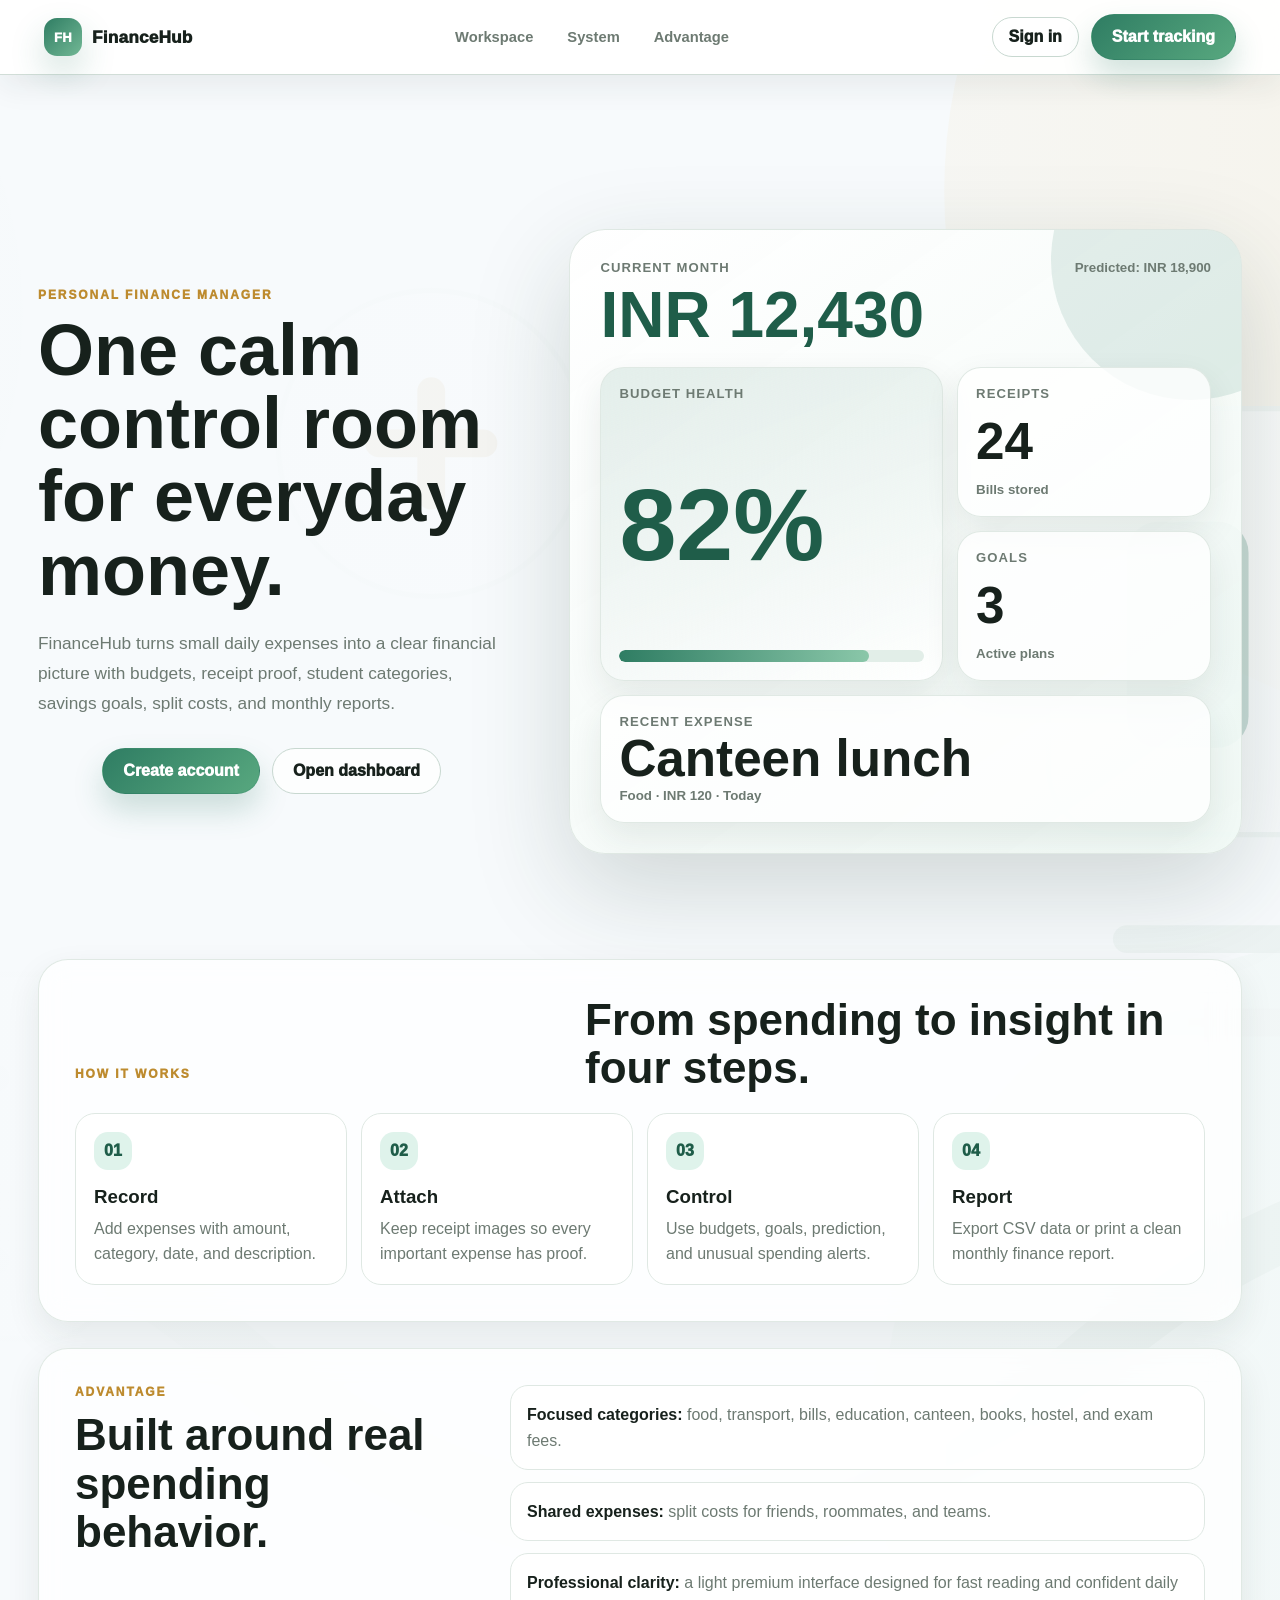
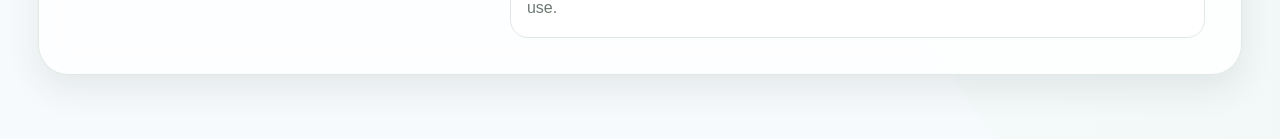
<file: frontend/index.html>
<!DOCTYPE html>
<html lang="en">
<head>
  <meta charset="UTF-8" />
  <meta name="viewport" content="width=device-width, initial-scale=1.0" />
  <title>FinanceHub</title>
  <link rel="stylesheet" href="assets/styles.css" />
</head>
<body data-page="home">
  <header class="home-nav">
    <a class="brand" href="index.html">
      <span class="brand-mark small">FH</span>
      <span>FinanceHub</span>
    </a>
    <nav class="home-links" aria-label="Home navigation">
      <a href="#workspace">Workspace</a>
      <a href="#system">System</a>
      <a href="#proof">Advantage</a>
    </nav>
    <div class="welcome-actions">
      <a class="btn btn-soft" href="login.html">Sign in</a>
      <a class="btn btn-primary" href="register.html">Start tracking</a>
    </div>
  </header>

  <main class="premium-home">
    <section class="studio-hero" id="workspace">
      <div class="hero-intro">
        <p class="eyebrow">Personal finance manager</p>
        <h1>One calm control room for everyday money.</h1>
        <p class="lead">FinanceHub turns small daily expenses into a clear financial picture with budgets, receipt proof, student categories, savings goals, split costs, and monthly reports.</p>
        <div class="welcome-actions">
          <a class="btn btn-primary" href="register.html">Create account</a>
          <a class="btn btn-outline" href="login.html">Open dashboard</a>
        </div>
      </div>

      <div class="money-board" aria-label="FinanceHub product preview">
        <div class="board-header">
          <div>
            <span>Current month</span>
            <strong>INR 12,430</strong>
          </div>
          <small>Predicted: INR 18,900</small>
        </div>

        <div class="money-map">
          <article class="map-card large">
            <span>Budget health</span>
            <strong>82%</strong>
            <div class="map-progress"><i style="width:82%"></i></div>
          </article>
          <article class="map-card">
            <span>Receipts</span>
            <strong>24</strong>
            <small>Bills stored</small>
          </article>
          <article class="map-card">
            <span>Goals</span>
            <strong>3</strong>
            <small>Active plans</small>
          </article>
          <article class="map-card wide">
            <span>Recent expense</span>
            <strong>Canteen lunch</strong>
            <small>Food · INR 120 · Today</small>
          </article>
        </div>
      </div>
    </section>

    <section class="finance-flow" id="system">
      <div class="section-heading">
        <p class="eyebrow">How it works</p>
        <h2>From spending to insight in four steps.</h2>
      </div>
      <div class="flow-grid">
        <article>
          <span>01</span>
          <h3>Record</h3>
          <p>Add expenses with amount, category, date, and description.</p>
        </article>
        <article>
          <span>02</span>
          <h3>Attach</h3>
          <p>Keep receipt images so every important expense has proof.</p>
        </article>
        <article>
          <span>03</span>
          <h3>Control</h3>
          <p>Use budgets, goals, prediction, and unusual spending alerts.</p>
        </article>
        <article>
          <span>04</span>
          <h3>Report</h3>
          <p>Export CSV data or print a clean monthly finance report.</p>
        </article>
      </div>
    </section>

    <section class="project-edge" id="proof">
      <div>
        <p class="eyebrow">Advantage</p>
        <h2>Built around real spending behavior.</h2>
      </div>
      <div class="edge-list">
        <p><strong>Focused categories:</strong> food, transport, bills, education, canteen, books, hostel, and exam fees.</p>
        <p><strong>Shared expenses:</strong> split costs for friends, roommates, and teams.</p>
        <p><strong>Professional clarity:</strong> a light premium interface designed for fast reading and confident daily use.</p>
      </div>
    </section>
  </main>
  <script src="assets/app.js"></script>
</body>
</html>
</file>
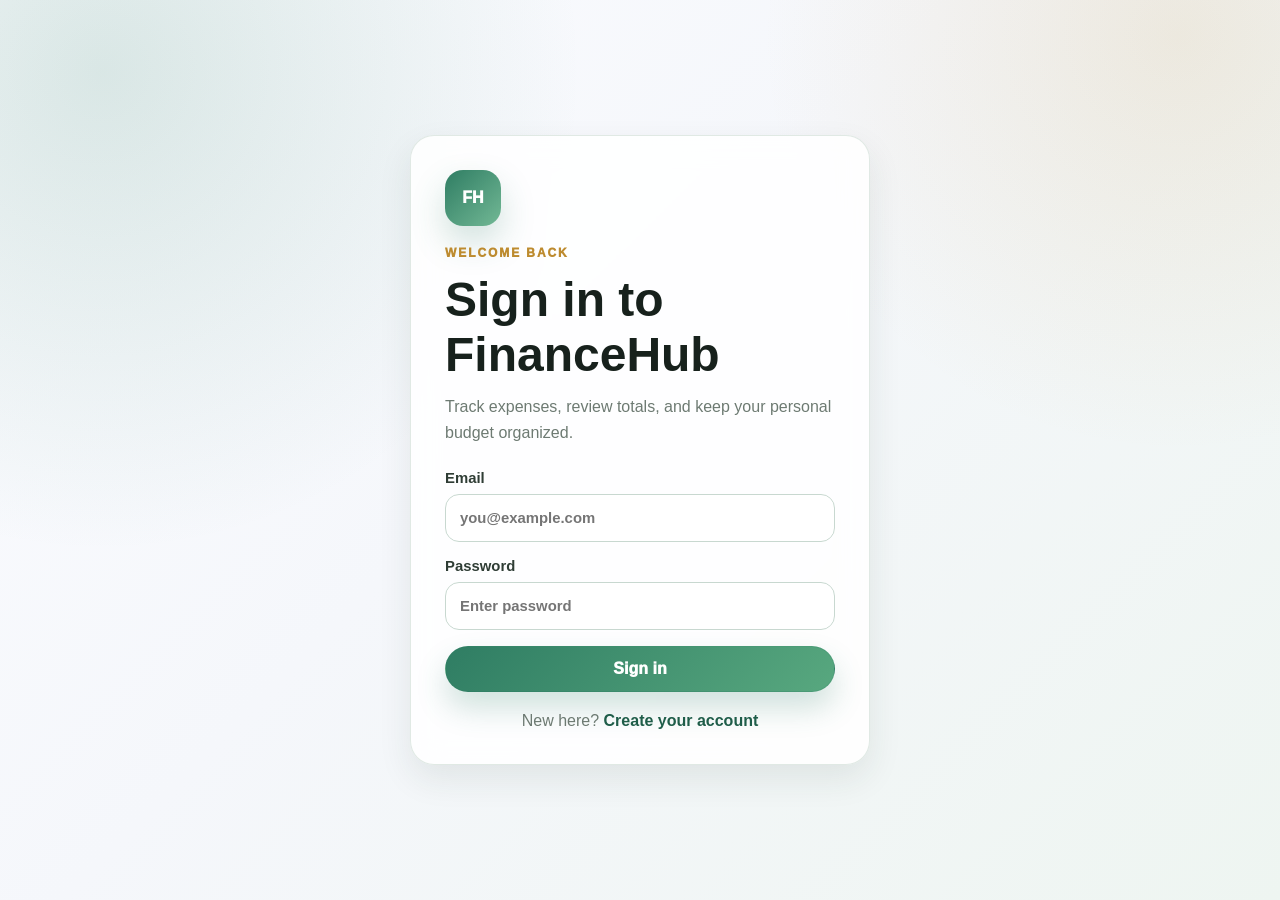
<file: frontend/admin.html>
<!DOCTYPE html>
<html lang="en">
<head>
  <meta charset="UTF-8" />
  <meta name="viewport" content="width=device-width, initial-scale=1.0" />
  <title>Admin | FinanceHub</title>
  <link rel="stylesheet" href="assets/styles.css" />
</head>
<body data-page="admin">
  <header class="topbar">
    <a class="brand" href="admin.html">
      <span class="brand-mark small">FH</span>
      <span>FinanceHub</span>
    </a>
    <nav class="nav">
      <a class="admin-link active" href="admin.html">Admin</a>
    </nav>
    <div class="topbar-actions">
      <button class="btn btn-soft admin-logout-btn" id="signout-btn" type="button">Logout</button>
    </div>
  </header>

  <main class="app-shell">
    <section class="page-heading">
      <div>
        <p class="eyebrow">Admin</p>
        <h1>Admin console</h1>
      </div>
      <p class="muted">Manage users, payment records, and account access.</p>
    </section>
    <section class="stats-grid">
      <article class="stat-card">
        <span>Total users</span>
        <strong id="admin-total-users">0</strong>
      </article>
      <article class="stat-card">
        <span>Premium users</span>
        <strong id="admin-premium-users">0</strong>
      </article>
      <article class="stat-card">
        <span>Standard users</span>
        <strong id="admin-standard-users">0</strong>
      </article>
    </section>
    <section class="panel admin-requests-panel">
      <div class="panel-title">
        <h2>Payment approval requests</h2>
        <p>Review uploaded payment screenshots, update request status, and clean records.</p>
      </div>
      <div class="admin-toolbar">
        <div class="admin-summary">
          <span>All <strong id="admin-request-total">0</strong></span>
          <span>Approved <strong id="admin-request-approved">0</strong></span>
          <span>Rejected <strong id="admin-request-rejected">0</strong></span>
        </div>
        <div class="filter-row compact-filters">
          <select id="admin-request-filter">
            <option value="All">All requests</option>
            <option value="APPROVED">Approved</option>
            <option value="REJECTED">Rejected</option>
            <option value="PENDING">Pending</option>
          </select>
          <input type="search" id="admin-request-search" placeholder="Search requests" />
          <button class="btn btn-outline btn-mini" id="export-requests" type="button">Export requests</button>
          <button class="btn btn-outline btn-mini" id="admin-refresh" type="button">Refresh</button>
        </div>
      </div>
      <div id="premium-requests" class="request-list"></div>
    </section>
    <section class="panel">
      <div class="panel-title">
        <h2>User subscription management</h2>
        <p>Review users, activate premium, or delete accounts.</p>
      </div>
      <div class="filter-row">
        <input type="search" id="admin-user-search" placeholder="Search users by name or email" />
        <select id="admin-plan-filter">
          <option value="All">All plans</option>
          <option value="Premium">Premium</option>
          <option value="Standard">Standard</option>
          <option value="Blocked">Blocked</option>
        </select>
        <button class="btn btn-outline btn-mini" id="export-users" type="button">Export users</button>
      </div>
      <p class="mode-status">Deleting a user also removes that user's expenses and payment requests.</p>
      <div id="admin-users" class="mini-list"></div>
    </section>
    <section class="panel" id="admin-user-detail-panel" hidden>
      <div class="panel-title">
        <h2 id="admin-detail-title">User details</h2>
        <p id="admin-detail-subtitle">Select a user to manage profile, access, and expenses.</p>
      </div>
      <div class="admin-detail-grid">
        <form id="admin-edit-user-form" class="form-stack">
          <input type="hidden" id="admin-edit-user-id" />
          <div class="form-grid">
            <label>
              Full name
              <input type="text" id="admin-edit-name" />
            </label>
            <label>
              Phone
              <input type="text" id="admin-edit-phone" />
            </label>
            <label>
              Currency
              <select id="admin-edit-currency">
                <option value="INR">INR - Indian Rupee</option>
                <option value="USD">USD - US Dollar</option>
                <option value="EUR">EUR - Euro</option>
              </select>
            </label>
          </div>
          <div class="button-row">
            <button class="btn btn-primary compact" type="submit">Save user</button>
            <button class="btn btn-outline compact" id="admin-toggle-active" type="button">Block user</button>
          </div>
        </form>
        <form id="admin-reset-password-form" class="form-stack">
          <label>
            New password
            <input type="password" id="admin-reset-password" placeholder="Minimum 6 characters" />
          </label>
          <button class="btn btn-outline compact" type="submit">Reset password</button>
        </form>
      </div>
    </section>
  </main>
  <div id="toast" class="toast" hidden></div>
  <script src="assets/app.js"></script>
</body>
</html>
</file>
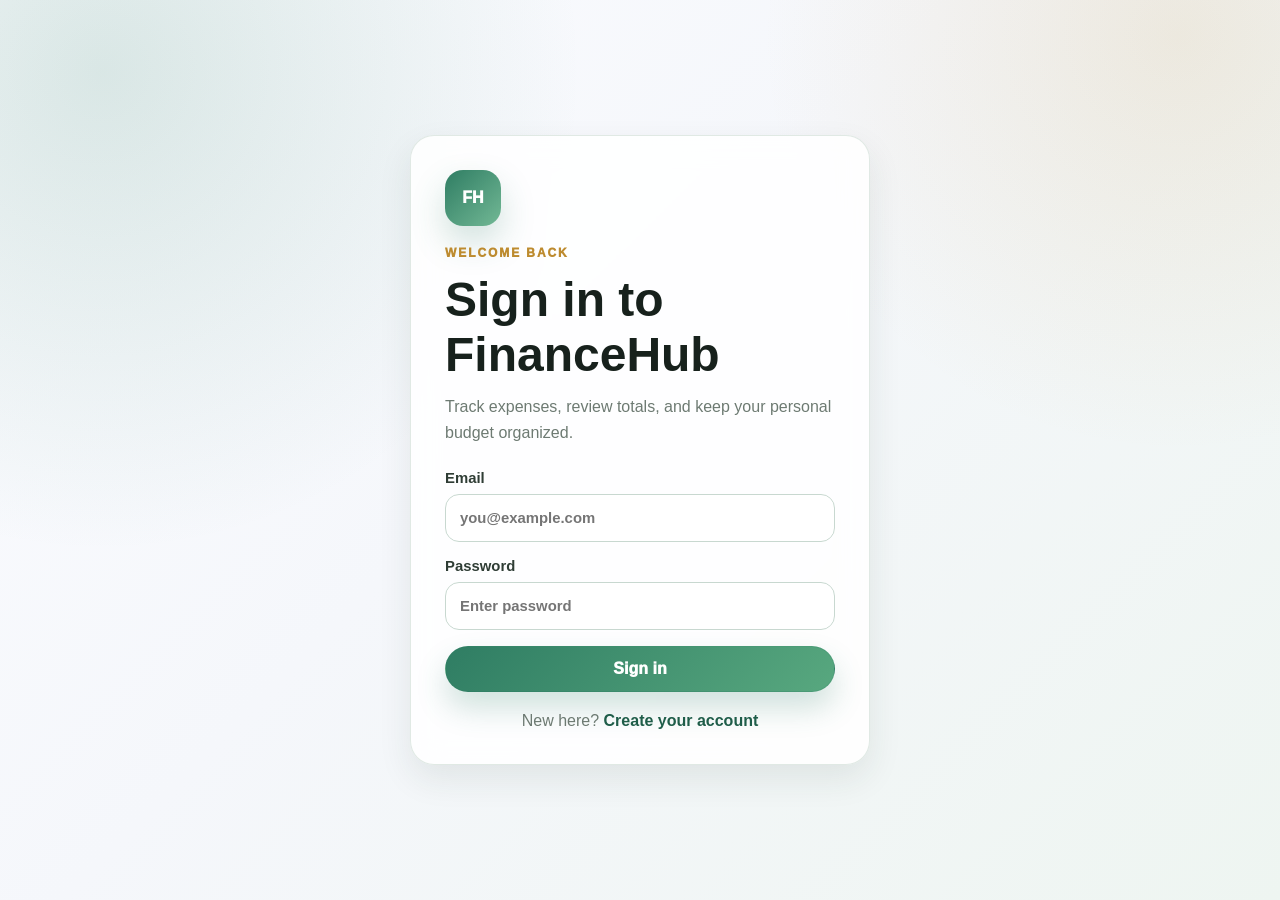
<file: frontend/dashboard.html>
<!DOCTYPE html>
<html lang="en">
<head>
  <meta charset="UTF-8" />
  <meta name="viewport" content="width=device-width, initial-scale=1.0" />
  <title>Dashboard | FinanceHub</title>
  <link rel="stylesheet" href="assets/styles.css" />
</head>
<body data-page="dashboard">
  <header class="topbar">
    <a class="brand" href="dashboard.html">
      <span class="brand-mark small">FH</span>
      <span>FinanceHub</span>
    </a>
    <nav class="nav">
      <a class="active" href="dashboard.html">Dashboard</a>
      <a href="features.html">Features</a>
      <a href="subscription.html">Subscription</a>
      <a class="admin-link" href="admin.html" hidden>Admin</a>
      <a href="profile.html">Profile</a>
    </nav>
    <div class="topbar-actions">
      <button class="avatar-btn" id="avatar-btn" type="button">?</button>
      <button class="btn btn-soft" id="signout-btn" type="button">Sign out</button>
    </div>
  </header>

  <main class="app-shell">
    <section class="page-heading">
      <div>
        <p class="eyebrow">Expense dashboard</p>
        <h1>Clear view of your spending</h1>
        <p id="mode-summary" class="mode-summary"></p>
      </div>
      <p class="muted">Built for daily tracking, budget control, and clean financial review.</p>
    </section>

    <section class="stats-grid">
      <article class="stat-card">
        <span>Total spent</span>
        <strong id="stat-total">INR 0.00</strong>
      </article>
      <article class="stat-card">
        <span>This month</span>
        <strong id="stat-month">INR 0.00</strong>
      </article>
      <article class="stat-card">
        <span>Transactions</span>
        <strong id="stat-count">0</strong>
      </article>
    </section>

    <section class="dashboard-grid">
      <article class="panel">
        <div class="panel-title">
          <h2>Add expense</h2>
          <p>Record a transaction in a few fields.</p>
        </div>
        <form id="expense-form" class="form-stack">
          <input type="hidden" id="editing-id" />
          <label>
            Title
            <input type="text" id="title" placeholder="Grocery run" required />
          </label>
          <label>
            Amount
            <input type="number" id="amount" placeholder="0.00" step="0.01" min="0.01" required />
          </label>
          <label>
            Category
            <select id="category"></select>
          </label>
          <div id="student-quick-cats" class="quick-cats" hidden></div>
          <label>
            Payment method
            <select id="payment-method">
              <option value="UPI">UPI</option>
              <option value="Cash">Cash</option>
              <option value="Card">Card</option>
            </select>
          </label>
          <label>
            Description
            <input type="text" id="description" placeholder="Optional note" />
          </label>
          <label>
            Date
            <input type="date" id="date" />
          </label>
          <button class="btn btn-primary" id="expense-submit" type="submit">Add expense</button>
          <button class="btn btn-outline" id="cancel-edit" type="button" hidden>Cancel edit</button>
        </form>
      </article>

      <article class="panel">
        <div class="panel-title">
          <h2>Recent expenses</h2>
          <p>Your latest records appear here.</p>
        </div>
        <div class="filter-row">
          <input type="search" id="expense-search" placeholder="Search expenses" />
          <select id="filter-category"></select>
          <input type="date" id="filter-start" />
          <input type="date" id="filter-end" />
          <button class="btn btn-outline btn-mini" id="clear-filters" type="button">Clear</button>
        </div>
        <div id="expense-list" class="expense-list">
          <p class="empty">Loading expenses...</p>
        </div>
      </article>
    </section>

    <section class="dashboard-grid insight-grid">
      <article class="panel">
        <div class="panel-title">
          <h2>Category analysis</h2>
          <p>Compare spending by category for the current month.</p>
        </div>
        <canvas id="category-canvas" class="chart-canvas" width="520" height="260"></canvas>
        <div id="category-chart" class="chart-list"></div>
      </article>

      <article class="panel">
        <div class="panel-title">
          <h2>Payment analysis</h2>
          <p>See how spending is distributed across UPI, cash, and card.</p>
        </div>
        <canvas id="payment-canvas" class="chart-canvas" width="520" height="220"></canvas>
        <div id="payment-chart" class="chart-list"></div>
      </article>
    </section>

    <section class="dashboard-grid insight-grid">
      <article class="panel">
        <div class="panel-title">
          <h2>Budget alerts</h2>
          <p>Warnings appear when saved category budgets reach 80% or 100%.</p>
        </div>
        <div id="budget-alerts" class="mini-list"></div>
      </article>
      <article class="panel">
        <div class="panel-title">
          <h2>Recurring expenses</h2>
          <p>Saved repeat payments from the Features page.</p>
        </div>
        <div id="dashboard-recurring" class="mini-list"></div>
      </article>
    </section>
  </main>
  <div id="toast" class="toast" hidden></div>
  <script src="assets/app.js"></script>
</body>
</html>
</file>
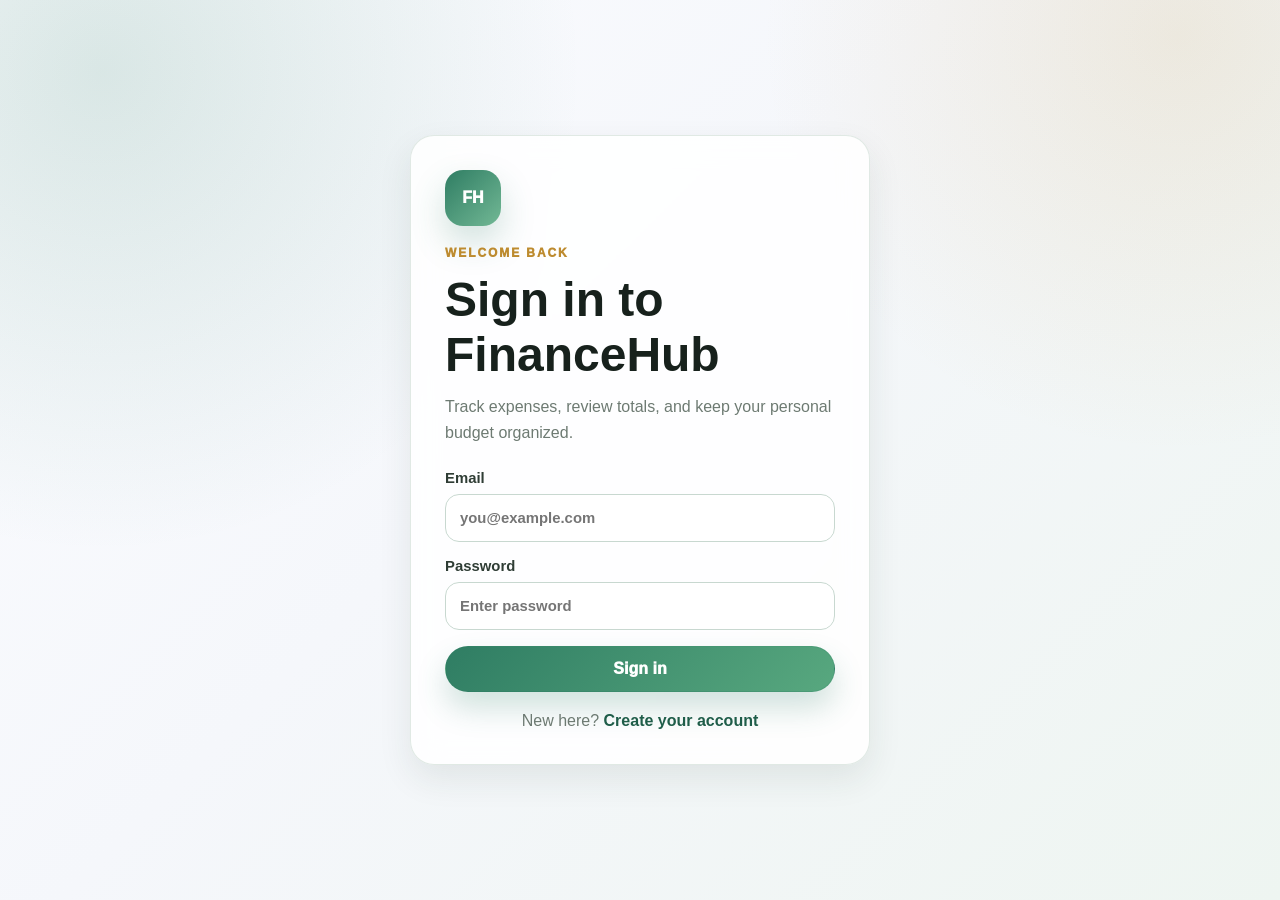
<file: frontend/features.html>
<!DOCTYPE html>
<html lang="en">
<head>
  <meta charset="UTF-8" />
  <meta name="viewport" content="width=device-width, initial-scale=1.0" />
  <title>Features | FinanceHub</title>
  <link rel="stylesheet" href="assets/styles.css" />
</head>
<body data-page="features">
  <header class="topbar">
    <a class="brand" href="dashboard.html">
      <span class="brand-mark small">FH</span>
      <span>FinanceHub</span>
    </a>
    <nav class="nav">
      <a href="dashboard.html">Dashboard</a>
      <a class="active" href="features.html">Features</a>
      <a href="subscription.html">Subscription</a>
      <a class="admin-link" href="admin.html" hidden>Admin</a>
      <a href="profile.html">Profile</a>
    </nav>
    <div class="topbar-actions">
      <button class="avatar-btn" id="avatar-btn" type="button">?</button>
      <button class="btn btn-soft" id="signout-btn" type="button">Sign out</button>
    </div>
  </header>

  <main class="app-shell">
    <section class="page-heading">
      <div>
        <p class="eyebrow">Premium feature set</p>
        <h1>Advanced finance tools</h1>
      </div>
      <p class="muted">Advanced tools that make FinanceHub stronger than a basic expense tracker.</p>
    </section>

    <section id="premium-lock" class="premium-lock" hidden>
      <div>
        <p class="eyebrow">Sign in required</p>
        <h2>Premium feature set is available</h2>
        <p>Premium tools are active for logged-in users.</p>
      </div>
      <a class="btn btn-primary" href="subscription.html">View subscription</a>
    </section>

    <section class="features-grid premium-content">
      <article class="panel">
        <div class="panel-title">
          <h2>Smart monthly budget limits</h2>
          <p>Warn users at 80% and 100% of category budget.</p>
        </div>
        <form id="budget-form" class="form-stack">
          <div class="form-grid">
            <label>
              Category
              <select id="budget-category"></select>
            </label>
            <label>
              Monthly limit
              <input type="number" id="budget-limit" min="1" step="1" placeholder="5000" />
            </label>
          </div>
          <button class="btn btn-primary compact" type="submit">Save budget</button>
        </form>
        <div id="budget-list" class="mini-list"></div>
      </article>

      <article class="panel">
        <div class="panel-title">
          <h2>Spending prediction</h2>
          <p>Estimate month-end spending using past records.</p>
        </div>
        <div class="feature-result">
          <span>Predicted month-end spend</span>
          <strong id="prediction-total">Loading...</strong>
          <small id="prediction-note">Based on current month daily average.</small>
        </div>
      </article>

      <article class="panel mode-panel">
        <div class="panel-title">
          <h2>Student spending mode</h2>
          <p>When active, the dashboard adds focused categories, quick category chips, student-mode analysis, and budget alerts for those categories.</p>
        </div>
        <div class="mode-status" id="student-mode-status">Standard categories active</div>
        <div id="student-categories" class="tag-cloud"></div>
        <button class="btn btn-primary compact" id="student-mode-toggle" type="button">Activate student mode</button>
      </article>

      <article class="panel">
        <div class="panel-title">
          <h2>Savings goals</h2>
          <p>Plan money for laptop, course, trip, or emergency fund.</p>
        </div>
        <form id="goal-form" class="form-stack">
          <div class="form-grid">
            <label>
              Goal
              <input type="text" id="goal-name" placeholder="Laptop" />
            </label>
            <label>
              Target amount
              <input type="number" id="goal-target" min="1" step="1" placeholder="45000" />
            </label>
            <label>
              Saved amount
              <input type="number" id="goal-saved" min="0" step="1" placeholder="5000" />
            </label>
            <label>
              Target date
              <input type="date" id="goal-date" />
            </label>
          </div>
          <button class="btn btn-primary compact" type="submit">Add goal</button>
        </form>
        <div id="goal-list" class="mini-list"></div>
      </article>

      <article class="panel">
        <div class="panel-title">
          <h2>Group expense split</h2>
          <p>Track shared spending with roommates or project team members.</p>
        </div>
        <form id="split-form" class="form-stack">
          <div class="form-grid">
            <label>
              Total amount
              <input type="number" id="split-amount" min="1" step="0.01" placeholder="1200" />
            </label>
            <label>
              People
              <input type="number" id="split-people" min="2" step="1" placeholder="3" />
            </label>
          </div>
          <button class="btn btn-primary compact" type="submit">Calculate split</button>
        </form>
        <div class="feature-result">
          <span>Each person pays</span>
          <strong id="split-result">-</strong>
        </div>
      </article>

      <article class="panel">
        <div class="panel-title">
          <h2>Monthly report export</h2>
          <p>Download spending reports as CSV or create a printable PDF.</p>
        </div>
        <div class="button-row">
          <button class="btn btn-primary" id="export-csv" type="button">Download CSV</button>
          <button class="btn btn-outline" id="print-report" type="button">Print PDF</button>
        </div>
      </article>

      <article class="panel">
        <div class="panel-title">
          <h2>Recurring expenses</h2>
          <p>Save repeated payments like rent, subscriptions, transport passes, or monthly services.</p>
        </div>
        <form id="recurring-form" class="form-stack">
          <div class="form-grid">
            <label>
              Expense name
              <input type="text" id="recurring-title" placeholder="Monthly rent" />
            </label>
            <label>
              Amount
              <input type="number" id="recurring-amount" min="1" step="0.01" placeholder="8000" />
            </label>
            <label>
              Category
              <select id="recurring-category"></select>
            </label>
            <label>
              Payment method
              <select id="recurring-payment">
                <option value="UPI">UPI</option>
                <option value="Cash">Cash</option>
                <option value="Card">Card</option>
              </select>
            </label>
          </div>
          <button class="btn btn-primary compact" type="submit">Save recurring expense</button>
        </form>
        <div id="recurring-list" class="mini-list"></div>
      </article>

      <article class="panel">
        <div class="panel-title">
          <h2>Unusual spending alert</h2>
          <p>Detect sudden extra spending in one category.</p>
        </div>
        <div id="unusual-alert" class="feature-result">
          <span>Alert status</span>
          <strong>Loading...</strong>
        </div>
      </article>

      <article class="panel receipt-panel">
        <div class="panel-title">
          <h2>Receipt photo upload</h2>
          <p>Save the bill image, enter the amount, and add it to your dashboard.</p>
        </div>
        <div class="receipt-layout">
          <label>
            Upload receipt
            <input type="file" id="receipt-file" accept="image/*,.pdf" multiple />
          </label>
          <div id="receipt-preview" class="receipt-gallery">No receipts selected.</div>
        </div>
        <div class="mode-status" id="receipt-auto-status">Upload a receipt, then confirm the amount below to add it to Dashboard totals.</div>
        <div class="scanner-box">
          <div class="panel-title">
            <h3>Receipt expense entry</h3>
            <p>Enter the bill values and add them as an expense.</p>
          </div>
          <div class="form-grid">
            <label>
              Merchant / title
              <input type="text" id="scan-title" placeholder="Book store" />
            </label>
            <label>
              Amount
              <input type="number" id="scan-amount" min="1" step="0.01" placeholder="850" />
            </label>
            <label>
              Category
              <select id="scan-category"></select>
            </label>
            <label>
              Date
              <input type="date" id="scan-date" />
            </label>
          </div>
          <button class="btn btn-primary compact" id="save-scan-draft" type="button">Add receipt amount to dashboard</button>
        </div>
        <button class="btn btn-outline compact" id="clear-receipt" type="button">Remove receipt</button>
      </article>
    </section>
  </main>
  <div id="toast" class="toast" hidden></div>
  <script src="assets/app.js"></script>
</body>
</html>
</file>
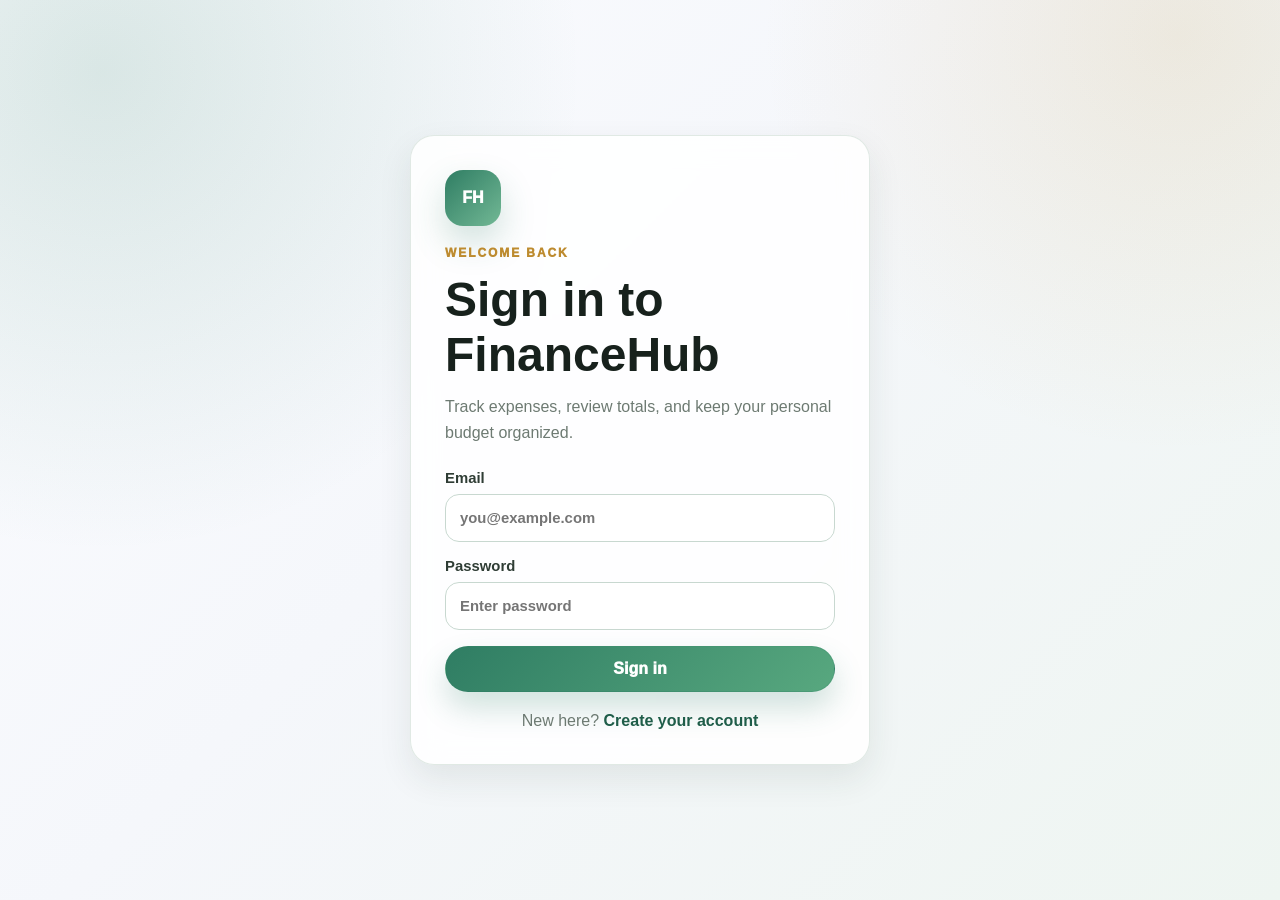
<file: frontend/login.html>
<!DOCTYPE html>
<html lang="en">
<head>
  <meta charset="UTF-8" />
  <meta name="viewport" content="width=device-width, initial-scale=1.0" />
  <title>Login | FinanceHub</title>
  <link rel="stylesheet" href="assets/styles.css" />
</head>
<body data-page="login">
  <main class="auth-page">
    <section class="auth-card">
      <div class="brand-mark">FH</div>
      <p class="eyebrow">Welcome back</p>
      <h1>Sign in to FinanceHub</h1>
      <p class="auth-subtitle">Track expenses, review totals, and keep your personal budget organized.</p>

      <div id="login-alert" class="alert" hidden></div>

      <form id="login-form" class="form-stack">
        <label>
          Email
          <input type="email" id="login-email" placeholder="you@example.com" autocomplete="email" required />
        </label>
        <label>
          Password
          <input type="password" id="login-pass" placeholder="Enter password" autocomplete="current-password" required />
        </label>
        <button class="btn btn-primary" id="login-btn" type="submit">Sign in</button>
      </form>

      <p class="switch-link">New here? <a href="register.html">Create your account</a></p>
    </section>
  </main>
  <div id="toast" class="toast" hidden></div>
  <script src="assets/app.js"></script>
</body>
</html>
</file>
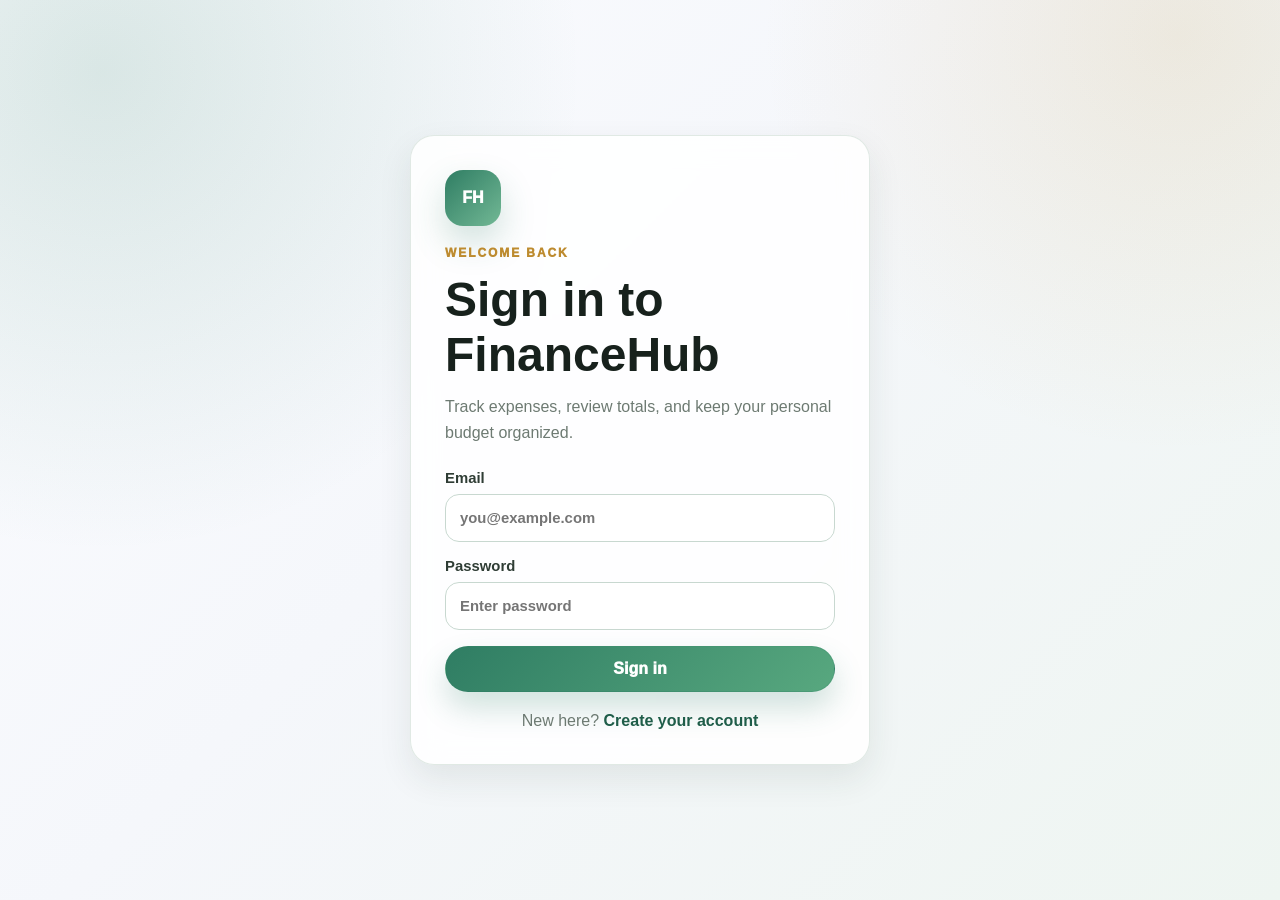
<file: frontend/profile.html>
<!DOCTYPE html>
<html lang="en">
<head>
  <meta charset="UTF-8" />
  <meta name="viewport" content="width=device-width, initial-scale=1.0" />
  <title>Profile | FinanceHub</title>
  <link rel="stylesheet" href="assets/styles.css" />
</head>
<body data-page="profile">
  <header class="topbar">
    <a class="brand" href="dashboard.html">
      <span class="brand-mark small">FH</span>
      <span>FinanceHub</span>
    </a>
    <nav class="nav">
      <a href="dashboard.html">Dashboard</a>
      <a href="features.html">Features</a>
      <a href="subscription.html">Subscription</a>
      <a class="admin-link" href="admin.html" hidden>Admin</a>
      <a class="active" href="profile.html">Profile</a>
    </nav>
    <div class="topbar-actions">
      <button class="avatar-btn" id="avatar-btn" type="button">?</button>
      <button class="btn btn-soft" id="signout-btn" type="button">Sign out</button>
    </div>
  </header>

  <main class="app-shell narrow">
    <section class="page-heading">
      <div>
        <p class="eyebrow">Account settings</p>
        <h1>Profile and preferences</h1>
      </div>
    </section>

    <section class="panel profile-panel">
      <div class="profile-summary">
        <div class="profile-avatar" id="profile-avatar">?</div>
        <div>
          <h2 id="profile-name-display">-</h2>
          <p id="profile-email-display">-</p>
          <p id="profile-joined">Member since -</p>
        </div>
      </div>

      <label class="avatar-upload">
        Profile photo
        <input type="file" id="profile-photo" accept="image/*" />
      </label>

      <div id="profile-alert" class="alert" hidden></div>

      <form id="profile-form" class="form-stack">
        <div class="form-grid">
          <label>
            Full name
            <input type="text" id="p-name" required />
          </label>
          <label>
            Email
            <input type="email" id="p-email" disabled />
          </label>
          <label>
            Phone
            <input type="tel" id="p-phone" />
          </label>
          <label>
            Currency
            <select id="p-currency">
              <option value="INR">INR - Indian Rupee</option>
              <option value="USD">USD - US Dollar</option>
              <option value="EUR">EUR - Euro</option>
              <option value="GBP">GBP - British Pound</option>
            </select>
          </label>
        </div>

        <hr />

        <div class="form-grid">
          <label>
            Current password
            <input type="password" id="p-cur-pass" autocomplete="current-password" />
          </label>
          <label>
            New password
            <input type="password" id="p-new-pass" autocomplete="new-password" />
          </label>
        </div>

        <button class="btn btn-primary compact" type="submit">Save profile</button>
      </form>
    </section>
  </main>
  <div id="toast" class="toast" hidden></div>
  <script src="assets/app.js"></script>
</body>
</html>
</file>
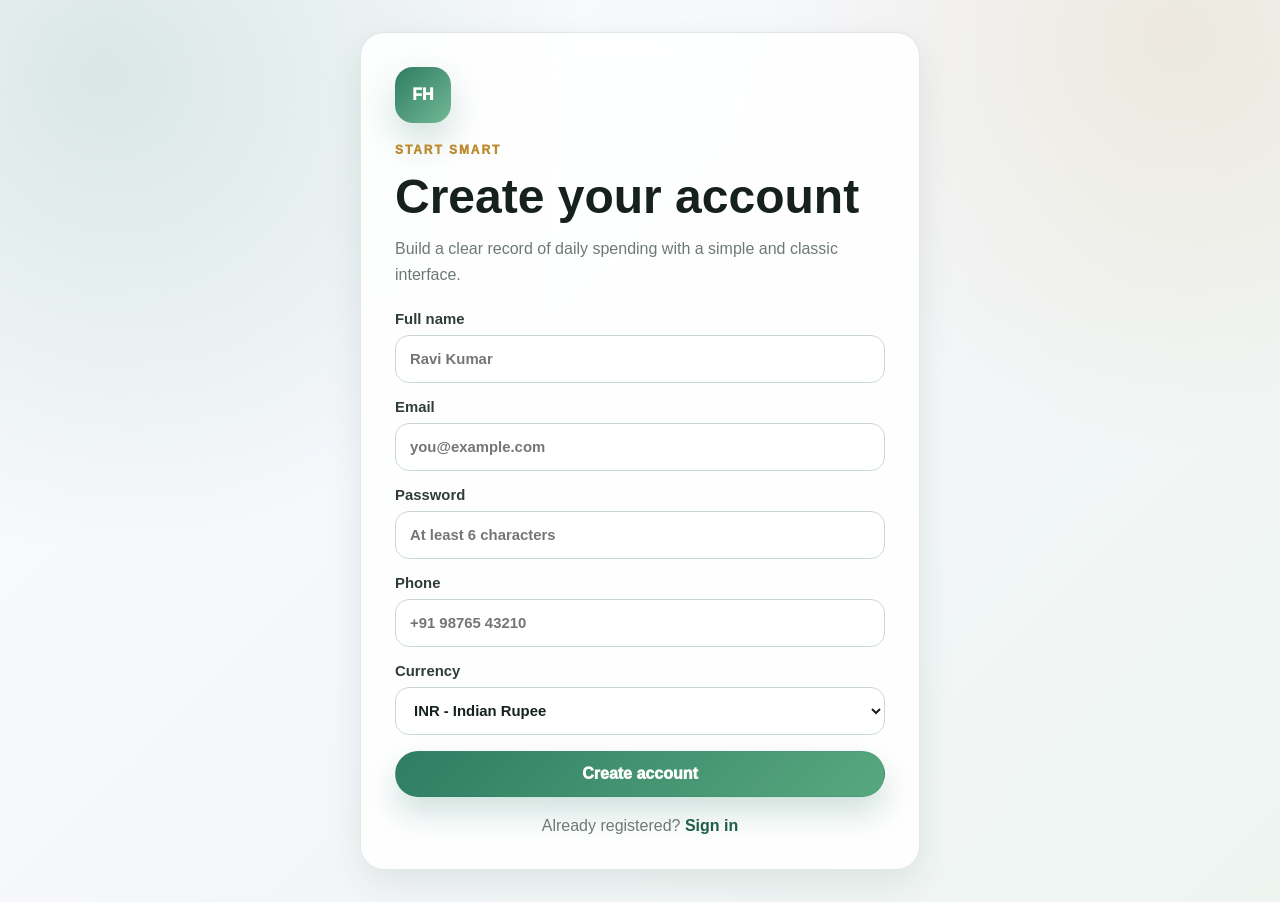
<file: frontend/register.html>
<!DOCTYPE html>
<html lang="en">
<head>
  <meta charset="UTF-8" />
  <meta name="viewport" content="width=device-width, initial-scale=1.0" />
  <title>Register | FinanceHub</title>
  <link rel="stylesheet" href="assets/styles.css" />
</head>
<body data-page="register">
  <main class="auth-page">
    <section class="auth-card register-card">
      <div class="brand-mark">FH</div>
      <p class="eyebrow">Start smart</p>
      <h1>Create your account</h1>
      <p class="auth-subtitle">Build a clear record of daily spending with a simple and classic interface.</p>

      <div id="reg-alert" class="alert" hidden></div>

      <form id="register-form" class="form-stack">
        <label>
          Full name
          <input type="text" id="reg-name" placeholder="Ravi Kumar" autocomplete="name" required />
        </label>
        <label>
          Email
          <input type="email" id="reg-email" placeholder="you@example.com" autocomplete="email" required />
        </label>
        <label>
          Password
          <input type="password" id="reg-pass" placeholder="At least 6 characters" autocomplete="new-password" required />
        </label>
        <label>
          Phone
          <input type="tel" id="reg-phone" placeholder="+91 98765 43210" autocomplete="tel" />
        </label>
        <label>
          Currency
          <select id="reg-currency">
            <option value="INR">INR - Indian Rupee</option>
            <option value="USD">USD - US Dollar</option>
            <option value="EUR">EUR - Euro</option>
            <option value="GBP">GBP - British Pound</option>
          </select>
        </label>
        <button class="btn btn-primary" id="reg-btn" type="submit">Create account</button>
      </form>

      <p class="switch-link">Already registered? <a href="login.html">Sign in</a></p>
    </section>
  </main>
  <div id="toast" class="toast" hidden></div>
  <script src="assets/app.js"></script>
</body>
</html>
</file>
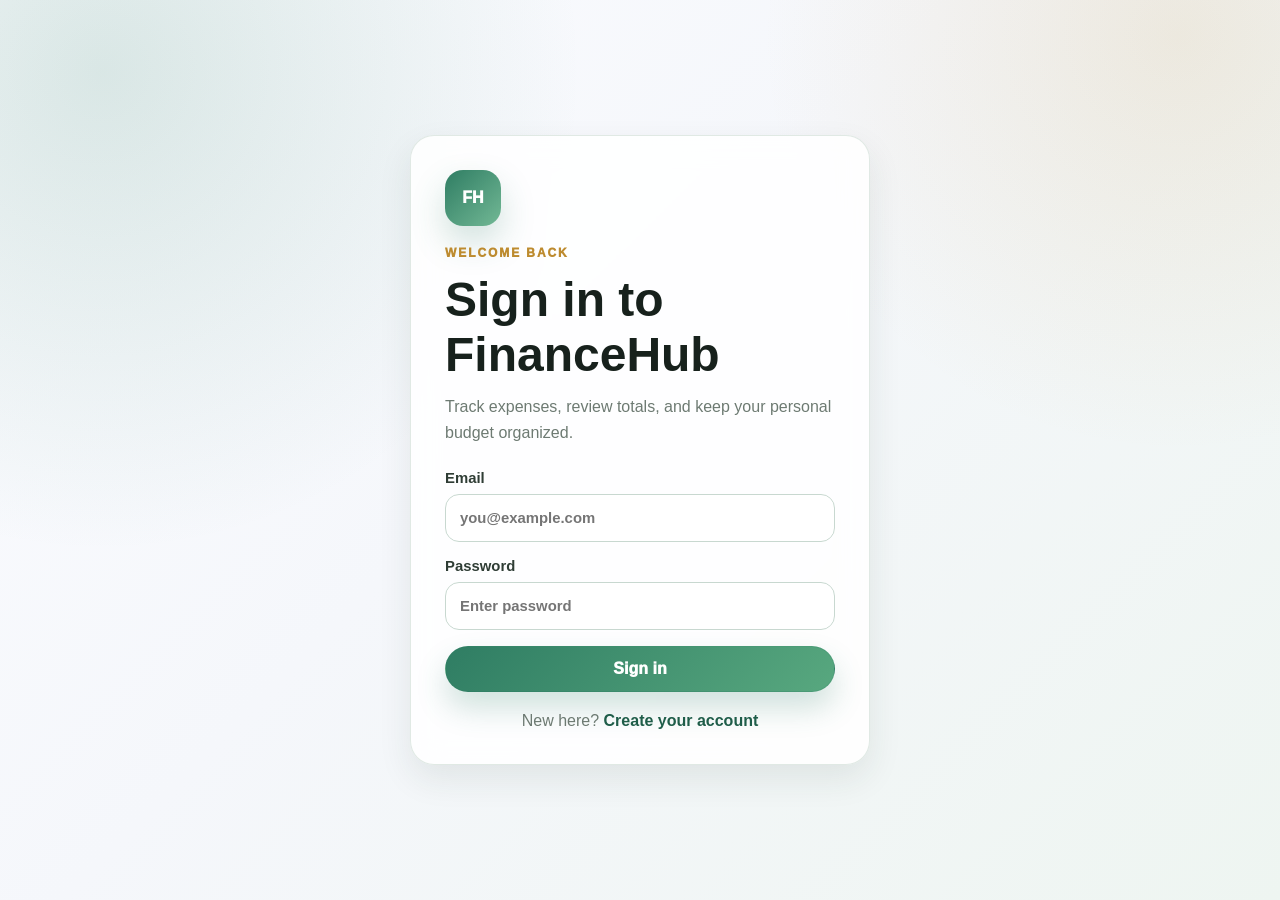
<file: frontend/subscription.html>
<!DOCTYPE html>
<html lang="en">
<head>
  <meta charset="UTF-8" />
  <meta name="viewport" content="width=device-width, initial-scale=1.0" />
  <title>Subscription | FinanceHub</title>
  <link rel="stylesheet" href="assets/styles.css" />
</head>
<body data-page="subscription">
  <header class="topbar">
    <a class="brand" href="dashboard.html">
      <span class="brand-mark small">FH</span>
      <span>FinanceHub</span>
    </a>
    <nav class="nav">
      <a href="dashboard.html">Dashboard</a>
      <a href="features.html">Features</a>
      <a class="active" href="subscription.html">Subscription</a>
      <a class="admin-link" href="admin.html" hidden>Admin</a>
      <a href="profile.html">Profile</a>
    </nav>
    <div class="topbar-actions">
      <button class="avatar-btn" id="avatar-btn" type="button">?</button>
      <button class="btn btn-soft" id="signout-btn" type="button">Sign out</button>
    </div>
  </header>

  <main class="app-shell narrow">
    <section class="page-heading">
      <div>
        <p class="eyebrow">Subscription</p>
        <h1>Premium access</h1>
      </div>
    </section>
    <section class="panel subscription-panel">
      <div class="feature-result">
        <span>Current plan</span>
        <strong id="subscription-status">Checking...</strong>
        <small id="subscription-note">Premium tools are active without admin approval.</small>
      </div>
      <div class="alert subscription-warning">
        Payment proof is optional now. Premium access is already active for logged-in users.
      </div>
      <div class="plan-grid">
        <article>
          <h2>Standard</h2>
          <p>Expense tracking, profile, dashboard totals, and basic records.</p>
        </article>
        <article>
          <h2>Premium - INR 49</h2>
          <p>AI assistant, receipt auto-add, budgets, goals, recurring expenses, reports, charts, and advanced alerts.</p>
        </article>
      </div>
      <div class="payment-grid">
        <div class="qr-card">
          <div class="qr-code" aria-label="Premium payment QR">
            <span></span><span></span><span></span><span></span>
            <span></span><span></span><span></span><span></span>
            <span></span><span></span><span></span><span></span>
            <span></span><span></span><span></span><span></span>
          </div>
          <strong>Scan to pay INR 49</strong>
          <p>UPI ID: financehub@upi</p>
        </div>
        <form id="premium-proof-form" class="form-stack">
          <label>
            Upload payment screenshot
            <input type="file" id="premium-proof" accept="image/*" required />
          </label>
          <div id="premium-proof-preview" class="receipt-gallery">No payment proof selected.</div>
          <button class="btn btn-primary compact" type="submit">Send payment proof</button>
          <p id="premium-request-status" class="mode-status">Premium access is already active. You can still send payment proof for records.</p>
        </form>
      </div>
    </section>
  </main>
  <div id="toast" class="toast" hidden></div>
  <script src="assets/app.js"></script>
</body>
</html>
</file>
<file: frontend/assets/styles.css>
*, *::before, *::after {
  box-sizing: border-box;
}

:root {
  --bg: #f5f7fb;
  --bg-soft: #edf4f1;
  --paper: rgba(255, 255, 255, 0.88);
  --paper-solid: #ffffff;
  --ink: #17211c;
  --muted: #6d7a72;
  --line: #dfe8e3;
  --line-strong: #c8d8d0;
  --primary: #2f7d63;
  --primary-strong: #1f5d49;
  --mint: #dff3eb;
  --gold: #bd8b2f;
  --rose: #c75d58;
  --success: #2f7d63;
  --shadow: 0 24px 70px rgba(37, 60, 49, 0.13);
  --shadow-soft: 0 14px 34px rgba(37, 60, 49, 0.09);
  --radius: 18px;
  --radius-sm: 12px;
}

body {
  min-height: 100vh;
  margin: 0;
  color: var(--ink);
  background:
    radial-gradient(circle at 8% 8%, rgba(47, 125, 99, 0.16), transparent 30rem),
    radial-gradient(circle at 92% 4%, rgba(189, 139, 47, 0.13), transparent 26rem),
    linear-gradient(135deg, #fbfcff 0%, #f5f7fb 44%, #eef5f1 100%);
  font-family: Inter, "Segoe UI", Arial, sans-serif;
}

body[data-page="home"] {
  background:
    linear-gradient(90deg, rgba(247, 250, 252, 0.98) 0%, rgba(247, 250, 252, 0.9) 54%, rgba(247, 250, 252, 0.72) 100%),
    url("finance-hero-bg.svg") center top / cover no-repeat,
    #f7fafc;
}

a {
  color: var(--primary-strong);
  text-decoration: none;
  font-weight: 800;
}

button, input, select {
  font: inherit;
}

.home-nav,
.topbar {
  position: sticky;
  top: 0;
  z-index: 30;
  display: grid;
  align-items: center;
  gap: 24px;
  padding: 14px clamp(18px, 4vw, 44px);
  background: rgba(255, 255, 255, 0.92);
  border-bottom: 1px solid rgba(205, 218, 211, 0.9);
  box-shadow: 0 12px 30px rgba(31, 49, 39, 0.07);
  backdrop-filter: blur(20px);
}

.home-nav {
  grid-template-columns: auto 1fr auto;
}

.topbar {
  grid-template-columns: auto 1fr auto;
}

.topbar.simple {
  grid-template-columns: auto 1fr;
}

.brand {
  display: inline-flex;
  align-items: center;
  gap: 10px;
  color: var(--ink);
  font-size: 1.08rem;
  font-weight: 950;
  letter-spacing: 0.01em;
}

.brand-mark {
  width: 56px;
  height: 56px;
  display: grid;
  place-items: center;
  border-radius: 18px;
  color: #fff;
  background: linear-gradient(135deg, var(--primary), #72b895);
  box-shadow: 0 16px 34px rgba(47, 125, 99, 0.22);
  font-weight: 950;
  margin-bottom: 20px;
}

.brand-mark.small {
  width: 38px;
  height: 38px;
  margin: 0;
  border-radius: 13px;
  font-size: 0.82rem;
}

.nav {
  display: none;
  justify-content: center;
  gap: 8px;
  flex-wrap: wrap;
}

.home-links {
  display: flex;
  justify-content: center;
  gap: 8px;
  flex-wrap: wrap;
}

.home-links a {
  padding: 9px 13px;
  border-radius: 999px;
  color: var(--muted);
  font-size: 0.92rem;
  font-weight: 850;
}

.home-links a:hover {
  color: var(--primary-strong);
  background: rgba(223, 243, 235, 0.86);
}

.nav a {
  padding: 10px 15px;
  border-radius: 999px;
  color: var(--muted);
  font-weight: 850;
}

.nav a.active,
.nav a:hover {
  color: var(--primary-strong);
  background: var(--mint);
}

.welcome-actions,
.topbar-actions,
.button-row {
  display: flex;
  align-items: center;
  gap: 12px;
  justify-content: center;
  flex-wrap: wrap;
}

.topbar-actions {
  position: relative;
  justify-content: end;
}

.topbar-actions > .btn {
  display: none;
}

.topbar-actions > .admin-logout-btn {
  display: inline-flex;
}

.home-page {
  width: min(1220px, 100%);
  margin: 0 auto;
  padding: clamp(44px, 7vw, 86px) 18px 64px;
}

.premium-home {
  width: min(1240px, 100%);
  margin: 0 auto;
  padding: clamp(34px, 6vw, 74px) 18px 64px;
}

.premium-lock {
  display: flex;
  justify-content: space-between;
  gap: 20px;
  align-items: center;
  margin-bottom: 22px;
  padding: 24px;
  border: 1px solid var(--line);
  border-radius: 24px;
  background: rgba(255, 255, 255, 0.82);
  box-shadow: var(--shadow-soft);
}

.premium-lock h2 {
  margin: 0 0 8px;
}

.premium-lock p {
  margin: 0;
  color: var(--muted);
}

.subscription-panel {
  display: grid;
  gap: 18px;
}

.plan-grid {
  display: grid;
  grid-template-columns: 1fr 1fr;
  gap: 16px;
}

.payment-grid {
  display: grid;
  grid-template-columns: minmax(220px, 0.42fr) minmax(320px, 0.58fr);
  gap: 18px;
  align-items: start;
}

.qr-card {
  display: grid;
  justify-items: center;
  gap: 10px;
  padding: 18px;
  border: 1px solid var(--line);
  border-radius: 20px;
  background: rgba(255, 255, 255, 0.76);
  text-align: center;
}

.qr-card p {
  margin: 0;
  color: var(--muted);
  font-weight: 800;
}

.qr-code {
  width: 170px;
  height: 170px;
  display: grid;
  grid-template-columns: repeat(4, 1fr);
  gap: 8px;
  padding: 12px;
  border: 8px solid var(--ink);
  border-radius: 14px;
  background: #fff;
}

.qr-code span {
  background: var(--ink);
}

.qr-code span:nth-child(2),
.qr-code span:nth-child(5),
.qr-code span:nth-child(8),
.qr-code span:nth-child(10),
.qr-code span:nth-child(15) {
  background: transparent;
}

.request-list {
  display: grid;
  gap: 14px;
}

.admin-toolbar {
  display: flex;
  align-items: center;
  justify-content: space-between;
  gap: 16px;
  margin: 14px 0 18px;
  flex-wrap: wrap;
}

.admin-summary {
  display: flex;
  gap: 10px;
  flex-wrap: wrap;
}

.admin-summary span,
.status-pill {
  display: inline-flex;
  align-items: center;
  min-height: 32px;
  padding: 6px 10px;
  border: 1px solid var(--line);
  border-radius: 999px;
  color: var(--muted);
  background: rgba(255, 255, 255, 0.78);
  font-weight: 850;
}

.admin-summary strong {
  margin-left: 6px;
  color: var(--ink);
}

.status-pill.ok {
  color: var(--primary-strong);
  background: var(--mint);
}

.status-pill.bad {
  color: #9b433d;
  background: #fff3f1;
}

.status-pill.warn {
  color: #8a6218;
  background: #fff6dd;
}

.request-card {
  display: grid;
  grid-template-columns: minmax(220px, 1fr) minmax(180px, 260px) auto;
  gap: 16px;
  align-items: center;
  padding: 16px;
  border: 1px solid var(--line);
  border-radius: 18px;
  background: rgba(255, 255, 255, 0.76);
}

.request-card h3,
.request-card p {
  margin: 0 0 6px;
}

.request-card p {
  color: var(--muted);
}

.request-card img {
  width: 100%;
  max-height: 180px;
  object-fit: cover;
  border: 1px solid var(--line);
  border-radius: 14px;
}

.request-actions,
.admin-row-actions {
  justify-content: flex-end;
}

.request-actions {
  max-width: 210px;
}

.danger-action {
  color: #9b433d;
  border-color: rgba(155, 67, 61, 0.28);
}

.danger-action:hover {
  color: #7d2f29;
  background: #fff3f1;
}

.admin-detail-grid {
  display: grid;
  grid-template-columns: minmax(320px, 1fr) minmax(260px, 0.45fr);
  gap: 18px;
  align-items: start;
}

.section-title-tight {
  margin-top: 22px;
}

.compact-filters {
  justify-content: flex-end;
}

.plan-grid article {
  padding: 18px;
  border: 1px solid var(--line);
  border-radius: 18px;
  background: rgba(255, 255, 255, 0.76);
}

.plan-grid h2 {
  margin: 0 0 8px;
}

.plan-grid p {
  margin: 0;
  color: var(--muted);
  line-height: 1.55;
}

.studio-hero {
  display: grid;
  grid-template-columns: minmax(290px, 0.82fr) minmax(360px, 1.18fr);
  gap: clamp(28px, 5vw, 68px);
  align-items: center;
  min-height: calc(100vh - 116px);
}

.hero-intro {
  max-width: 600px;
}

.hero-intro h1 {
  margin: 0;
  color: var(--ink);
  font-size: clamp(42px, 6vw, 72px);
  line-height: 1.02;
  letter-spacing: 0;
}

.money-board {
  position: relative;
  overflow: hidden;
  padding: clamp(20px, 3vw, 30px);
  border: 1px solid rgba(223, 232, 227, 0.98);
  border-radius: 36px;
  background:
    linear-gradient(145deg, rgba(255, 255, 255, 0.96), rgba(239, 248, 244, 0.92));
  box-shadow: 0 34px 100px rgba(26, 55, 43, 0.18);
}

.money-board::before {
  content: "";
  position: absolute;
  width: 280px;
  height: 280px;
  right: -90px;
  top: -110px;
  border-radius: 50%;
  background: rgba(47, 125, 99, 0.12);
}

.board-header {
  position: relative;
  display: flex;
  justify-content: space-between;
  gap: 18px;
  align-items: flex-start;
  margin-bottom: 20px;
}

.board-header span,
.map-card span {
  display: block;
  color: var(--muted);
  font-size: 0.82rem;
  font-weight: 900;
  text-transform: uppercase;
  letter-spacing: 0.08em;
}

.board-header strong {
  display: block;
  margin-top: 8px;
  color: var(--primary-strong);
  font-size: clamp(2.4rem, 5vw, 4.6rem);
  line-height: 1;
}

.board-header small,
.map-card small {
  color: var(--muted);
  font-weight: 800;
}

.money-map {
  position: relative;
  display: grid;
  grid-template-columns: 1.35fr 1fr;
  gap: 14px;
}

.map-card {
  min-height: 150px;
  display: grid;
  align-content: space-between;
  padding: 18px;
  border: 1px solid rgba(223, 232, 227, 0.95);
  border-radius: 24px;
  background: rgba(255, 255, 255, 0.78);
  box-shadow: var(--shadow-soft);
}

.map-card.large {
  grid-row: span 2;
  min-height: 314px;
  background:
    linear-gradient(160deg, rgba(47, 125, 99, 0.12), rgba(255, 255, 255, 0.9));
}

.map-card.wide {
  grid-column: 1 / -1;
  min-height: 128px;
}

.map-card strong {
  display: block;
  color: var(--ink);
  font-size: clamp(1.55rem, 4vw, 3.25rem);
  line-height: 1.08;
}

.map-card.large strong {
  color: var(--primary-strong);
  font-size: clamp(3.8rem, 8vw, 6.4rem);
}

.map-progress {
  height: 12px;
  overflow: hidden;
  border-radius: 999px;
  background: #e2eee8;
}

.map-progress i {
  display: block;
  height: 100%;
  border-radius: inherit;
  background: linear-gradient(90deg, var(--primary), #8ac7a9);
}

.finance-flow,
.project-edge {
  margin-top: 26px;
  border: 1px solid rgba(223, 232, 227, 0.95);
  border-radius: 30px;
  background: rgba(255, 255, 255, 0.78);
  box-shadow: var(--shadow-soft);
  backdrop-filter: blur(14px);
}

.finance-flow {
  padding: clamp(24px, 4vw, 36px);
}

.section-heading {
  display: flex;
  justify-content: space-between;
  gap: 24px;
  align-items: end;
  margin-bottom: 20px;
}

.section-heading h2,
.project-edge h2 {
  max-width: 620px;
  margin: 0;
  color: var(--ink);
  font-size: clamp(28px, 4vw, 44px);
  line-height: 1.1;
}

.flow-grid {
  display: grid;
  grid-template-columns: repeat(4, minmax(0, 1fr));
  gap: 14px;
}

.flow-grid article {
  min-width: 0;
  padding: 18px;
  border: 1px solid var(--line);
  border-radius: 20px;
  background: rgba(255, 255, 255, 0.74);
}

.flow-grid span {
  display: inline-grid;
  place-items: center;
  width: 38px;
  height: 38px;
  border-radius: 14px;
  color: var(--primary-strong);
  background: var(--mint);
  font-weight: 950;
}

.flow-grid h3 {
  margin: 16px 0 8px;
}

.flow-grid p,
.edge-list p {
  margin: 0;
  color: var(--muted);
  line-height: 1.58;
}

.project-edge {
  display: grid;
  grid-template-columns: minmax(260px, 0.72fr) minmax(360px, 1.28fr);
  gap: clamp(20px, 4vw, 44px);
  padding: clamp(24px, 4vw, 36px);
}

.edge-list {
  display: grid;
  gap: 12px;
}

.edge-list p {
  padding: 16px;
  border: 1px solid var(--line);
  border-radius: 18px;
  background: rgba(255, 255, 255, 0.72);
}

.edge-list strong {
  color: var(--ink);
}

.hero-section {
  display: grid;
  grid-template-columns: minmax(300px, 0.92fr) minmax(340px, 1.08fr);
  gap: clamp(26px, 5vw, 64px);
  align-items: center;
}

.hero-copy h1 {
  margin: 0;
  max-width: 610px;
  color: var(--ink);
  font-size: clamp(42px, 6vw, 72px);
  line-height: 1.05;
  letter-spacing: 0;
}

.lead,
.auth-subtitle,
.muted,
.panel-title p,
.profile-summary p,
.mini-item span,
.feature-result span,
.feature-result small {
  color: var(--muted);
}

.lead {
  max-width: 590px;
  margin: 22px 0 30px;
  font-size: 1.08rem;
  line-height: 1.72;
}

.eyebrow {
  margin: 0 0 12px;
  color: var(--gold);
  font-size: 0.75rem;
  font-weight: 950;
  letter-spacing: 0.16em;
  text-transform: uppercase;
}

.hero-metrics {
  display: flex;
  flex-wrap: wrap;
  gap: 12px;
  margin-top: 28px;
}

.hero-metrics span {
  min-width: 138px;
  padding: 14px 16px;
  border: 1px solid rgba(223, 232, 227, 0.95);
  border-radius: var(--radius-sm);
  color: var(--muted);
  background: rgba(255, 255, 255, 0.7);
  box-shadow: var(--shadow-soft);
}

.hero-metrics strong {
  display: block;
  color: var(--primary-strong);
  font-size: 1.4rem;
}

.hero-preview {
  position: relative;
  padding: 22px;
  border: 1px solid rgba(223, 232, 227, 0.95);
  border-radius: 32px;
  background:
    linear-gradient(145deg, rgba(255, 255, 255, 0.98), rgba(246, 251, 248, 0.93));
  box-shadow: 0 32px 90px rgba(26, 55, 43, 0.16);
}

.hero-visual {
  position: relative;
  min-height: 560px;
  display: grid;
  align-items: center;
}

.hero-visual::before {
  content: "";
  position: absolute;
  inset: 28px 18px;
  border-radius: 42px;
  background:
    linear-gradient(145deg, rgba(47, 125, 99, 0.18), rgba(189, 139, 47, 0.11)),
    rgba(255, 255, 255, 0.5);
  filter: blur(0);
}

.hero-visual .hero-preview {
  z-index: 1;
}

.floating-card {
  position: absolute;
  z-index: 2;
  min-width: 168px;
  padding: 16px;
  border: 1px solid rgba(223, 232, 227, 0.95);
  border-radius: 20px;
  background: rgba(255, 255, 255, 0.9);
  box-shadow: var(--shadow-soft);
  backdrop-filter: blur(14px);
}

.floating-card span,
.floating-card small {
  display: block;
  color: var(--muted);
  font-size: 0.82rem;
  font-weight: 800;
}

.floating-card strong {
  display: block;
  margin: 6px 0;
  color: var(--primary-strong);
  font-size: 2rem;
}

.floating-card.budget {
  left: -22px;
  bottom: 72px;
}

.floating-card.receipt {
  right: -10px;
  top: 64px;
}

.preview-toolbar {
  display: flex;
  gap: 7px;
  margin-bottom: 18px;
}

.preview-toolbar span {
  width: 10px;
  height: 10px;
  border-radius: 50%;
  background: #c9d7d0;
}

.preview-card,
.preview-grid div,
.preview-list span,
.home-feature-strip article,
.home-story,
.story-grid article,
.auth-card,
.panel,
.stat-card {
  border: 1px solid rgba(223, 232, 227, 0.95);
  background: var(--paper);
  box-shadow: var(--shadow-soft);
  backdrop-filter: blur(14px);
}

.preview-card {
  padding: 24px;
  border-radius: 22px;
}

.preview-card p,
.preview-grid p {
  margin: 0 0 7px;
  color: var(--muted);
  font-weight: 750;
}

.preview-card strong {
  display: block;
  color: var(--primary-strong);
  font-size: clamp(2.1rem, 4vw, 3rem);
}

.preview-card small {
  color: var(--muted);
}

.preview-grid {
  display: grid;
  grid-template-columns: 1fr 1fr;
  gap: 12px;
  margin: 12px 0;
}

.preview-grid div,
.preview-list span {
  border-radius: 18px;
  padding: 16px;
}

.preview-grid strong {
  color: var(--ink);
}

.preview-list {
  display: grid;
  gap: 10px;
}

.preview-list span {
  display: flex;
  align-items: center;
  gap: 10px;
  color: var(--muted);
  font-weight: 800;
}

.preview-list b {
  width: 10px;
  height: 10px;
  border-radius: 50%;
  background: var(--primary);
}

.home-feature-strip {
  display: grid;
  grid-template-columns: repeat(3, minmax(0, 1fr));
  gap: 18px;
  margin-top: 46px;
}

.home-feature-strip article {
  padding: 26px;
  border-radius: var(--radius);
  transition: transform 0.18s ease, box-shadow 0.18s ease;
}

.home-feature-strip article:hover,
.story-grid article:hover {
  transform: translateY(-3px);
  box-shadow: var(--shadow);
}

.home-feature-strip span {
  display: inline-grid;
  place-items: center;
  width: 42px;
  height: 42px;
  border-radius: 14px;
  color: var(--primary-strong);
  background: var(--mint);
  font-weight: 950;
}

.home-feature-strip h2 {
  margin: 18px 0 8px;
  font-size: 1.35rem;
}

.home-feature-strip p {
  margin: 0;
  color: var(--muted);
  line-height: 1.6;
}

.home-story {
  display: grid;
  grid-template-columns: minmax(260px, 0.7fr) minmax(420px, 1.3fr);
  gap: clamp(22px, 4vw, 46px);
  margin-top: 22px;
  padding: clamp(24px, 4vw, 36px);
  border-radius: 28px;
}

.home-story h2 {
  margin: 0;
  font-size: clamp(28px, 4vw, 44px);
  line-height: 1.1;
}

.story-grid {
  display: grid;
  grid-template-columns: repeat(2, minmax(0, 1fr));
  gap: 14px;
}

.story-grid article {
  padding: 18px;
  border-radius: 18px;
}

.story-grid h3 {
  margin: 0 0 8px;
  font-size: 1rem;
}

.story-grid p {
  margin: 0;
  color: var(--muted);
  line-height: 1.58;
}

.welcome-page,
.auth-page {
  min-height: 100vh;
  display: grid;
  place-items: center;
  padding: 32px 18px;
}

.auth-card {
  width: min(460px, 100%);
  padding: 34px;
  border-radius: 24px;
}

.register-card {
  width: min(560px, 100%);
}

.auth-card h1,
.page-heading h1 {
  margin: 0;
  color: var(--ink);
  font-size: clamp(30px, 5vw, 48px);
  letter-spacing: 0;
}

.auth-subtitle {
  margin: 12px 0 24px;
  line-height: 1.6;
}

.form-stack {
  display: grid;
  gap: 16px;
}

label {
  display: grid;
  gap: 8px;
  color: #2f3d35;
  font-size: 0.93rem;
  font-weight: 850;
}

input,
select {
  width: 100%;
  min-height: 48px;
  border: 1px solid var(--line-strong);
  border-radius: 14px;
  color: var(--ink);
  background: rgba(255, 255, 255, 0.92);
  padding: 12px 14px;
  outline: none;
  transition: border 0.15s ease, box-shadow 0.15s ease, background 0.15s ease;
}

input:focus,
select:focus {
  border-color: rgba(47, 125, 99, 0.75);
  box-shadow: 0 0 0 4px rgba(47, 125, 99, 0.13);
  background: #ffffff;
}

input:disabled {
  background: #edf2ef;
  color: var(--muted);
}

.btn {
  min-height: 46px;
  border: 1px solid transparent;
  border-radius: 999px;
  padding: 11px 20px;
  display: inline-flex;
  align-items: center;
  justify-content: center;
  color: var(--ink);
  background: transparent;
  cursor: pointer;
  font-weight: 950;
  transition: transform 0.15s ease, box-shadow 0.15s ease, background 0.15s ease, border 0.15s ease;
}

.btn:hover {
  transform: translateY(-1px);
}

.btn:disabled {
  opacity: 0.6;
  cursor: not-allowed;
  transform: none;
}

.btn-primary {
  color: #ffffff;
  background: linear-gradient(135deg, var(--primary), #58a87f);
  border-color: rgba(47, 125, 99, 0.2);
  box-shadow: 0 16px 30px rgba(47, 125, 99, 0.22);
}

.btn-primary:hover {
  background: linear-gradient(135deg, var(--primary-strong), var(--primary));
}

.btn-outline,
.btn-soft {
  border-color: var(--line-strong);
  background: rgba(255, 255, 255, 0.82);
}

.btn-soft {
  min-height: 40px;
  padding: 8px 16px;
}

.btn-mini {
  min-height: 32px;
  padding: 6px 10px;
  font-size: 0.78rem;
}

.btn.compact {
  width: fit-content;
}

.switch-link {
  margin: 20px 0 0;
  color: var(--muted);
  text-align: center;
}

.status-badge {
  display: inline-flex;
  align-items: center;
  gap: 7px;
  min-height: 36px;
  padding: 8px 13px;
  border: 1px solid var(--line);
  border-radius: 999px;
  color: var(--muted);
  background: rgba(255, 255, 255, 0.82);
  font-size: 0.78rem;
  font-weight: 900;
}

.status-badge span {
  width: 8px;
  height: 8px;
  border-radius: 50%;
  background: var(--gold);
}

.status-badge.ok {
  color: var(--success);
}

.status-badge.ok span {
  background: var(--success);
}

.status-badge.err {
  color: var(--rose);
}

.status-badge.err span {
  background: var(--rose);
}

.avatar-btn,
.profile-avatar {
  display: grid;
  place-items: center;
  border-radius: 50%;
  color: #fff;
  background: linear-gradient(135deg, var(--gold), #d3ad5d);
  border: 2px solid rgba(255, 255, 255, 0.88);
  font-weight: 950;
  box-shadow: var(--shadow-soft);
  overflow: hidden;
}

.avatar-btn img,
.profile-avatar img {
  width: 100%;
  height: 100%;
  object-fit: cover;
}

.avatar-btn {
  width: 40px;
  height: 40px;
  cursor: pointer;
  transition: transform 0.15s ease, box-shadow 0.15s ease;
}

.avatar-btn:hover,
.avatar-btn[aria-expanded="true"] {
  transform: translateY(-1px);
  box-shadow: 0 16px 30px rgba(47, 125, 99, 0.18);
}

.profile-menu {
  position: absolute;
  top: calc(100% + 12px);
  right: 0;
  width: 230px;
  display: none;
  padding: 8px;
  border: 1px solid rgba(205, 218, 211, 0.95);
  border-radius: 18px;
  background: rgba(255, 255, 255, 0.98);
  box-shadow: 0 24px 54px rgba(31, 49, 39, 0.16);
  z-index: 40;
}

.profile-menu.open {
  display: grid;
  gap: 4px;
}

.profile-menu a,
.profile-menu button {
  width: 100%;
  min-height: 42px;
  display: flex;
  align-items: center;
  justify-content: flex-start;
  padding: 10px 12px;
  border: 0;
  border-radius: 12px;
  color: var(--ink);
  background: transparent;
  cursor: pointer;
  font: inherit;
  font-size: 0.93rem;
  font-weight: 850;
  text-align: left;
}

.profile-menu a:hover,
.profile-menu button:hover {
  color: var(--primary-strong);
  background: var(--mint);
}

.profile-menu button {
  margin-top: 4px;
  border-top: 1px solid var(--line);
  border-radius: 0 0 12px 12px;
  color: #9b433d;
}

.app-shell {
  width: min(1180px, 100%);
  margin: 0 auto;
  padding: 36px 18px 58px;
}

.app-shell.narrow {
  width: min(860px, 100%);
}

.page-heading {
  display: flex;
  justify-content: space-between;
  gap: 20px;
  align-items: end;
  margin-bottom: 24px;
}

.page-heading h1 {
  font-size: clamp(34px, 5vw, 56px);
  line-height: 1.05;
}

.stats-grid {
  display: grid;
  grid-template-columns: repeat(3, minmax(0, 1fr));
  gap: 18px;
  margin-bottom: 20px;
}

.stat-card,
.panel {
  border-radius: var(--radius);
}

.stat-card {
  padding: 24px;
}

.stat-card span {
  display: block;
  color: var(--muted);
  font-size: 0.78rem;
  font-weight: 900;
  text-transform: uppercase;
  letter-spacing: 0.12em;
}

.stat-card strong {
  display: block;
  margin-top: 11px;
  color: var(--primary-strong);
  font-size: clamp(25px, 4vw, 36px);
}

.dashboard-grid {
  display: grid;
  grid-template-columns: minmax(280px, 0.85fr) minmax(360px, 1.35fr);
  gap: 20px;
  align-items: start;
}

.features-grid {
  display: grid;
  grid-template-columns: repeat(2, minmax(280px, 1fr));
  gap: 20px;
  align-items: stretch;
  margin-bottom: 20px;
}

.panel {
  padding: 24px;
  min-width: 0;
}

.features-grid .panel {
  display: flex;
  flex-direction: column;
}

.panel-title {
  margin-bottom: 18px;
}

.panel-title h2,
.profile-summary h2 {
  margin: 0 0 7px;
  font-size: 1.4rem;
}

.panel-title p,
.profile-summary p {
  margin: 0;
  line-height: 1.55;
}

.mode-summary {
  margin: 10px 0 0;
  color: var(--muted);
  font-weight: 800;
}

.quick-cats,
.filter-row {
  display: flex;
  flex-wrap: wrap;
  gap: 10px;
}

.quick-cats button {
  border: 1px solid #cce2d8;
  border-radius: 999px;
  color: var(--primary-strong);
  background: var(--mint);
  padding: 8px 11px;
  cursor: pointer;
  font-weight: 900;
}

.filter-row {
  margin-bottom: 14px;
}

.filter-row input {
  flex: 1 1 220px;
}

.filter-row select {
  flex: 0 1 190px;
}

.insight-grid {
  margin-top: 20px;
}

.chart-list {
  display: grid;
  gap: 12px;
}

.chart-canvas {
  width: 100%;
  max-width: 100%;
  height: auto;
  margin-bottom: 16px;
  border: 1px solid var(--line);
  border-radius: 16px;
  background: #f7fafc;
}

.chart-row {
  display: grid;
  gap: 8px;
}

.chart-row > div:first-child {
  display: flex;
  justify-content: space-between;
  gap: 12px;
  color: var(--muted);
}

.chart-row strong {
  color: var(--ink);
}

.chart-track {
  height: 12px;
  overflow: hidden;
  border-radius: 999px;
  background: #e5eee9;
}

.chart-track i {
  display: block;
  height: 100%;
  border-radius: inherit;
  background: linear-gradient(90deg, var(--primary), #8ac7a9);
}

.mini-list {
  display: grid;
  gap: 10px;
  margin-top: 16px;
}

.mini-item,
.expense-item,
.feature-result,
.receipt-preview,
.receipt-gallery,
.empty {
  border: 1px solid var(--line);
  border-radius: 16px;
  background: rgba(255, 255, 255, 0.78);
}

.mini-item {
  display: grid;
  grid-template-columns: 1fr auto;
  gap: 12px;
  align-items: center;
  padding: 13px;
}

.mini-item strong {
  display: block;
}

.progress-track {
  width: 100%;
  height: 9px;
  overflow: hidden;
  border-radius: 999px;
  background: #e5eee9;
  margin-top: 8px;
}

.progress-bar {
  height: 100%;
  width: 0;
  background: var(--success);
}

.progress-bar.warn {
  background: var(--gold);
}

.progress-bar.danger {
  background: var(--rose);
}

.receipt-preview,
.receipt-gallery {
  min-height: 150px;
  display: grid;
  place-items: center;
  margin-top: 14px;
  margin-bottom: 12px;
  padding: 16px;
  border-style: dashed;
  color: var(--muted);
  text-align: center;
}

.receipt-panel {
  grid-column: 1 / -1;
  order: 2;
}

.receipt-layout {
  display: grid;
  grid-template-columns: minmax(220px, 0.36fr) minmax(280px, 1fr);
  gap: 18px;
  align-items: start;
  margin-bottom: 12px;
}

.receipt-preview img,
.receipt-gallery img {
  max-width: 100%;
  max-height: 110px;
  border-radius: 16px;
  border: 1px solid var(--line);
}

.receipt-gallery {
  margin-top: 0;
  margin-bottom: 0;
  min-height: 140px;
  max-height: 220px;
  grid-template-columns: repeat(auto-fill, minmax(120px, 1fr));
  align-items: stretch;
  overflow-y: auto;
  gap: 12px;
}

.receipt-thumb {
  min-width: 0;
  display: grid;
  align-content: start;
  gap: 8px;
  padding: 10px;
  border: 1px solid var(--line);
  border-radius: 14px;
  background: #fff;
}

.receipt-thumb img {
  width: 100%;
  height: 92px;
  object-fit: cover;
}

.receipt-thumb span {
  display: block;
  overflow: hidden;
  color: var(--muted);
  font-size: 0.76rem;
  font-weight: 800;
  text-overflow: ellipsis;
  white-space: nowrap;
}

.receipt-delete {
  width: 100%;
  border: 1px solid var(--line);
  border-radius: 10px;
  background: #fff;
  color: var(--danger);
  cursor: pointer;
  font-weight: 900;
  padding: 8px 10px;
}

.receipt-delete:hover {
  border-color: rgba(180, 35, 24, 0.28);
  background: #fff3f1;
}

.receipt-file {
  display: grid;
  place-items: center;
  min-height: 92px;
  border-radius: 12px;
  color: var(--primary-strong);
  background: var(--mint);
  font-weight: 950;
}

.scanner-box {
  margin: 16px 0;
  padding: 16px;
  border: 1px solid var(--line);
  border-radius: 18px;
  background: rgba(255, 255, 255, 0.72);
}

.scanner-box h3 {
  margin: 0 0 6px;
}

.avatar-upload {
  margin-bottom: 18px;
}

.feature-result {
  display: grid;
  gap: 6px;
  padding: 16px;
}

.feature-result strong {
  color: var(--primary-strong);
  font-size: 1.45rem;
}

.tag-cloud {
  display: flex;
  flex-wrap: wrap;
  gap: 10px;
  margin-bottom: 16px;
}

.tag-cloud span,
.category-badge {
  border: 1px solid #cce2d8;
  border-radius: 999px;
  color: var(--primary-strong);
  background: var(--mint);
  font-weight: 900;
}

.tag-cloud span {
  padding: 9px 13px;
}

.mode-status {
  margin-bottom: 14px;
  padding: 13px 14px;
  border: 1px solid var(--line);
  border-radius: 16px;
  color: var(--muted);
  background: rgba(255, 255, 255, 0.78);
  font-weight: 800;
  line-height: 1.5;
}

.expense-list {
  display: grid;
  gap: 10px;
  max-height: 510px;
  overflow: auto;
  padding-right: 4px;
}

.expense-item {
  display: grid;
  grid-template-columns: 1fr auto;
  gap: 14px;
  align-items: center;
  padding: 14px;
}

.expense-title {
  display: block;
  margin-bottom: 4px;
  font-weight: 950;
}

.expense-meta {
  color: var(--muted);
  font-size: 0.9rem;
}

.expense-side {
  display: flex;
  align-items: center;
  gap: 10px;
}

.category-badge {
  padding: 6px 10px;
  font-size: 0.8rem;
}

.amount {
  min-width: 94px;
  text-align: right;
  color: var(--primary-strong);
  font-weight: 950;
}

.delete-btn {
  width: 34px;
  height: 34px;
  border: 1px solid #edc9c6;
  border-radius: 50%;
  color: var(--rose);
  background: #fff4f3;
  cursor: pointer;
  font-weight: 950;
}

.empty {
  margin: 0;
  padding: 28px 16px;
  text-align: center;
  color: var(--muted);
  border-style: dashed;
}

.profile-panel {
  padding: clamp(24px, 5vw, 38px);
}

.profile-summary {
  display: flex;
  gap: 18px;
  align-items: center;
  margin-bottom: 24px;
}

.profile-avatar {
  width: 74px;
  height: 74px;
  font-size: 1.35rem;
}

.form-grid {
  display: grid;
  grid-template-columns: 1fr 1fr;
  gap: 16px;
}

hr {
  width: 100%;
  border: 0;
  border-top: 1px solid var(--line);
  margin: 6px 0;
}

.alert {
  padding: 12px 14px;
  margin-bottom: 16px;
  border-radius: 16px;
  border: 1px solid #edc9c6;
  color: #9b433d;
  background: #fff4f3;
  font-weight: 850;
}

.toast {
  position: fixed;
  right: 20px;
  bottom: 20px;
  z-index: 20;
  max-width: min(360px, calc(100vw - 40px));
  padding: 13px 16px;
  border-radius: 16px;
  color: #ffffff;
  background: var(--primary);
  box-shadow: var(--shadow);
  font-weight: 900;
}

.toast.err {
  background: var(--rose);
}

[hidden] {
  display: none !important;
}

@media (max-width: 900px) {
  .home-nav,
  .topbar {
    grid-template-columns: 1fr;
    justify-items: start;
  }

  .nav,
  .home-links,
  .topbar-actions,
  .welcome-actions {
    justify-content: start;
  }

  .hero-section,
  .studio-hero,
  .home-feature-strip,
  .home-story,
  .story-grid,
  .project-edge,
  .stats-grid,
  .dashboard-grid,
  .features-grid,
  .admin-detail-grid,
  .receipt-layout,
  .plan-grid,
  .payment-grid,
  .form-grid {
    grid-template-columns: 1fr;
  }

  .request-card {
    grid-template-columns: 1fr;
  }

  .premium-lock {
    display: grid;
  }

  .premium-home {
    padding-top: 28px;
  }

  .studio-hero {
    min-height: auto;
  }

  .section-heading {
    display: block;
  }

  .flow-grid,
  .money-map {
    grid-template-columns: 1fr 1fr;
  }

  .map-card.large,
  .map-card.wide {
    grid-column: auto;
    grid-row: auto;
    min-height: 170px;
  }

  .hero-visual {
    min-height: auto;
  }

  .floating-card {
    position: static;
    margin-top: 12px;
  }

  .page-heading {
    display: block;
  }

  .expense-item {
    grid-template-columns: 1fr;
  }

  .expense-side {
    justify-content: space-between;
  }
}

@media (max-width: 540px) {
  .auth-card,
  .panel,
  .stat-card,
  .home-feature-strip article {
    padding: 20px;
  }

  .hero-copy h1 {
    font-size: 38px;
  }

  .hero-preview {
    padding: 16px;
    border-radius: 22px;
  }

  .hero-intro h1 {
    font-size: 38px;
  }

  .board-header,
  .flow-grid,
  .money-map {
    grid-template-columns: 1fr;
  }

  .board-header {
    display: grid;
  }

  .money-board,
  .finance-flow,
  .project-edge {
    border-radius: 22px;
  }

  .receipt-gallery {
    max-height: 260px;
    grid-template-columns: repeat(2, minmax(0, 1fr));
  }

  .button-row .btn,
  .welcome-actions .btn,
  .topbar-actions .btn {
    width: 100%;
  }

  .profile-summary {
    align-items: flex-start;
  }
}
</file>
